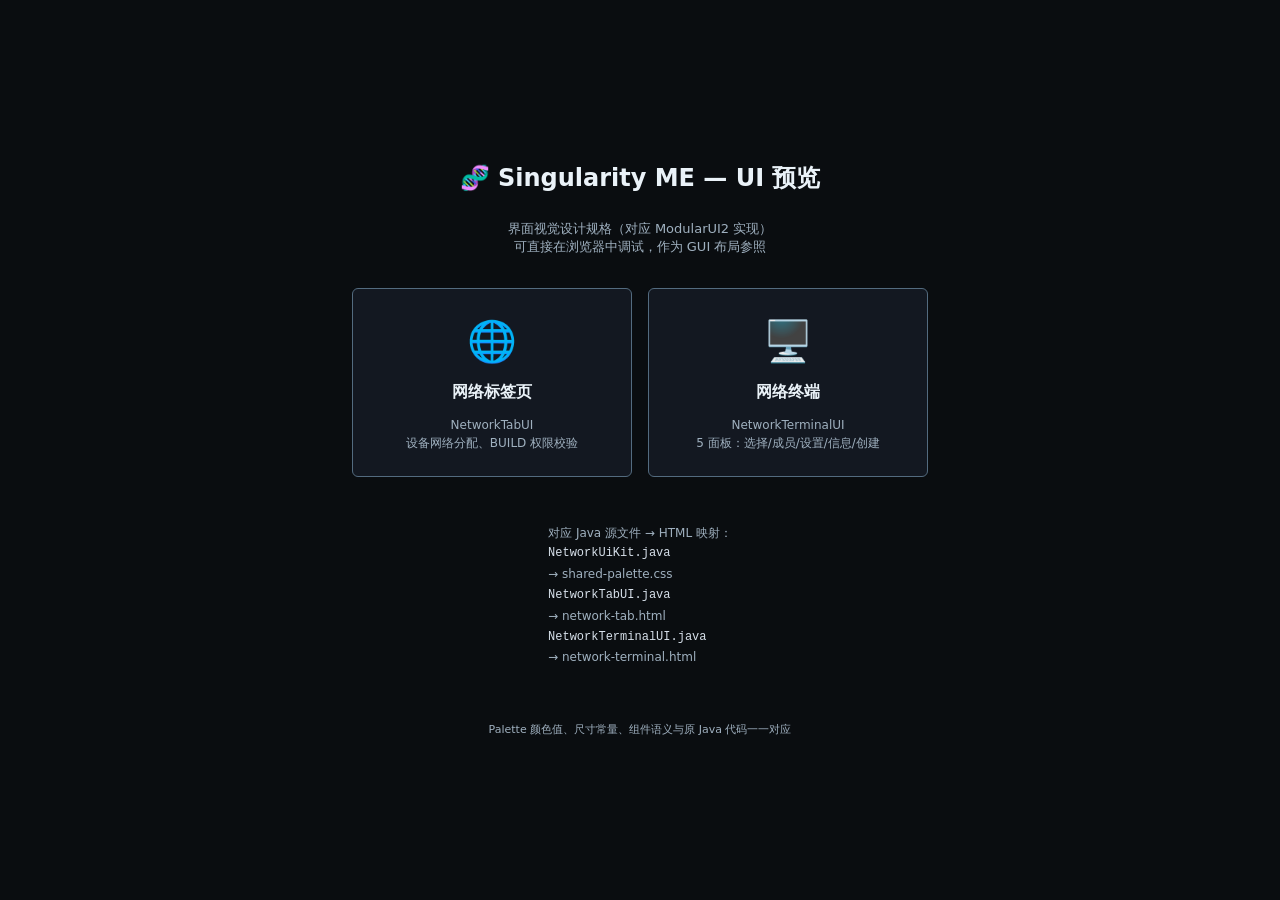
<file: docs/html-reference/index.html>
<!DOCTYPE html>
<html lang="zh-CN">
<head>
<meta charset="UTF-8">
<meta name="viewport" content="width=device-width, initial-scale=1.0">
<title>Singularity ME — UI 预览</title>
<link rel="stylesheet" href="shared-palette.css">
<style>
  .page {
    min-height: 100vh;
    display: flex; flex-direction: column;
    align-items: center; justify-content: center;
    gap: 24px;
    padding: 40px 20px;
  }
  h1 {
    color: var(--text-primary);
    font-size: 24px; font-weight: 700;
    text-align: center;
  }
  .subtitle {
    color: var(--text-muted);
    text-align: center;
    margin-bottom: 8px;
  }
  .cards {
    display: flex; gap: 16px;
    flex-wrap: wrap;
    justify-content: center;
  }
  .card {
    display: flex; flex-direction: column;
    align-items: center; gap: 12px;
    width: 280px;
    padding: 24px;
    background: rgba(20, 25, 35, 0.93);
    border: 1px solid var(--border-panel);
    border-radius: var(--radius-panel);
    text-decoration: none;
    transition: border-color 0.2s, transform 0.2s;
  }
  .card:hover {
    border-color: var(--btn-normal);
    transform: translateY(-2px);
  }
  .card .icon {
    font-size: 40px;
  }
  .card h2 {
    color: var(--text-primary);
    font-size: 16px; font-weight: 700;
  }
  .card p {
    color: var(--text-muted);
    font-size: 12px;
    text-align: center;
    line-height: 1.5;
  }
  .footer {
    margin-top: 32px;
    color: var(--text-muted);
    font-size: 11px;
  }
  .files {
    margin-top: 24px;
    display: flex; flex-direction: column;
    gap: 4px;
    font-size: 12px;
    color: var(--text-muted);
  }
  .files span { font-family: 'Consolas', 'Courier New', monospace; color: var(--text-secondary); }
</style>
</head>
<body>
<div class="page">
  <h1>🧬 Singularity ME — UI 预览</h1>
  <p class="subtitle">界面视觉设计规格（对应 ModularUI2 实现）<br>可直接在浏览器中调试，作为 GUI 布局参照</p>

  <div class="cards">
    <a class="card" href="network-tab.html">
      <span class="icon">🌐</span>
      <h2>网络标签页</h2>
      <p>NetworkTabUI<br>设备网络分配、BUILD 权限校验</p>
    </a>
    <a class="card" href="network-terminal.html">
      <span class="icon">🖥️</span>
      <h2>网络终端</h2>
      <p>NetworkTerminalUI<br>5 面板：选择/成员/设置/信息/创建</p>
    </a>
  </div>

  <div class="files">
    <p>对应 Java 源文件 → HTML 映射：</p>
    <span>NetworkUiKit.java</span> → shared-palette.css
    <span>NetworkTabUI.java</span> → network-tab.html
    <span>NetworkTerminalUI.java</span> → network-terminal.html
  </div>

  <p class="footer">
    Palette 颜色值、尺寸常量、组件语义与原 Java 代码一一对应
  </p>
</div>
</body>
</html>
</file>
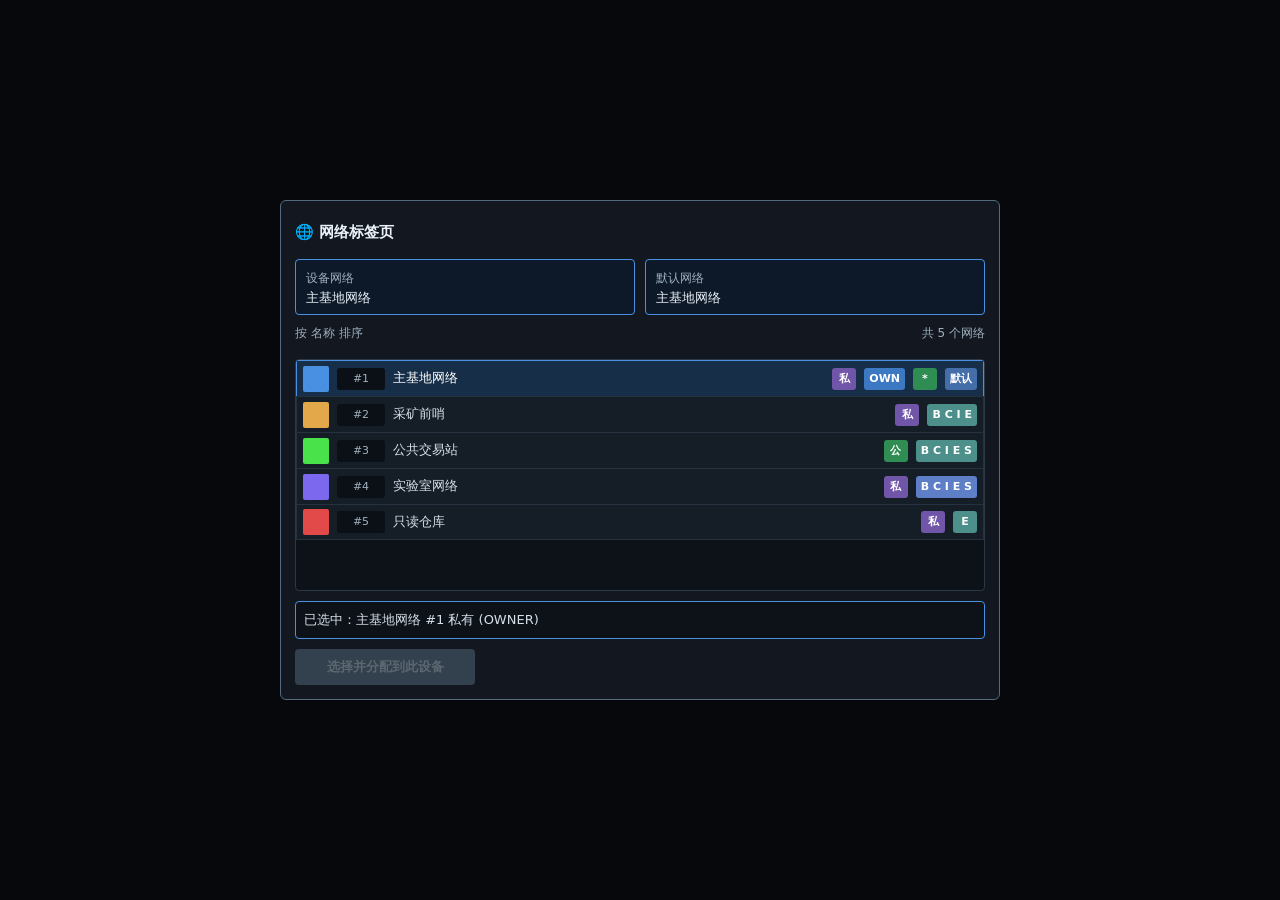
<file: docs/html-reference/network-tab.html>
<!DOCTYPE html>
<html lang="zh-CN">
<head>
<meta charset="UTF-8">
<meta name="viewport" content="width=device-width, initial-scale=1.0">
<title>网络标签页 — Singularity ME</title>
<link rel="stylesheet" href="shared-palette.css">
<style>
  /* ── 页面容器 ── */
  .overlay {
    position: fixed; inset: 0;
    display: flex; align-items: center; justify-content: center;
    background: rgba(5, 7, 11, 0.67); /* BG_OVERLAY */
  }

  .panel {
    width: min(90vw, 720px);
    height: min(90vh, 500px);
    display: flex; flex-direction: column;
    gap: var(--gap-lg);
    padding: var(--pad-xl);
    background: rgba(20, 25, 35, 0.93); /* BG_PANEL */
    border: 1px solid var(--border-panel);
    border-radius: var(--radius-panel);
    overflow: hidden;
  }

  /* ── 标题行 ── */
  .title-row {
    display: flex; align-items: center;
    height: 34px; flex-shrink: 0;
  }
  .title-row h1 {
    flex: 1; min-width: 0;
    color: var(--text-primary);
    font-size: 15px; font-weight: 700;
    white-space: nowrap; overflow: hidden; text-overflow: ellipsis;
  }

  /* ── 摘要区 ── */
  .summary-row {
    display: flex; gap: var(--gap-lg);
    height: 56px; flex-shrink: 0;
  }
  .summary-box {
    flex: 1; min-width: 0;
    padding: var(--gap-lg);
    border: 1px solid;
    border-radius: var(--radius-row);
    display: flex; flex-direction: column; gap: 2px;
  }
  .summary-box .label { color: var(--text-muted); font-size: 12px; }
  .summary-box .value {
    color: var(--text-primary);
    white-space: nowrap; overflow: hidden; text-overflow: ellipsis;
  }

  /* ── 列表头 ── */
  .list-header {
    display: flex; justify-content: space-between;
    height: 24px; flex-shrink: 0;
    color: var(--text-muted); font-size: 12px;
  }

  /* ── 网络列表 ── */
  .network-list {
    flex: 1 1 0; min-height: 72px;
    overflow-y: auto; overflow-x: hidden;
    background: var(--bg-list);
    border: 1px solid var(--border-list);
    border-radius: var(--radius-row);
  }
  .network-list .empty {
    padding: var(--gap-lg);
    color: var(--text-empty);
    text-align: center;
  }

  /* ── 网络行 ── */
  .network-row {
    display: flex; align-items: center;
    height: var(--row-h);
    padding: 0 var(--pad-sm);
    gap: var(--gap-md);
    border: 1px solid var(--border-row);
    cursor: pointer;
    transition: background 0.12s, border-color 0.12s;
  }
  .network-row:not(:last-child) { border-bottom: none; }
  .network-row:hover { filter: brightness(1.1); }
  .network-row .name {
    flex: 1; min-width: 0;
    white-space: nowrap; overflow: hidden; text-overflow: ellipsis;
  }

  /* ── 选中栏 ── */
  .selected-bar {
    display: flex; align-items: center;
    height: 38px; flex-shrink: 0;
    padding: 0 var(--pad-md); gap: var(--gap-md);
    background: var(--bg-list);
    border: 1px solid var(--border-list);
    border-radius: var(--radius-row);
  }
  .selected-bar .text {
    flex: 1; min-width: 0;
    color: var(--text-secondary);
    white-space: nowrap; overflow: hidden; text-overflow: ellipsis;
  }

  /* ── 底部操作区 ── */
  .bottom {
    display: flex; flex-direction: column;
    gap: var(--gap-md); flex-shrink: 0;
  }
  .action-row {
    display: flex; align-items: center;
    gap: var(--gap-sm); flex-wrap: wrap; flex-shrink: 0;
  }
  .action-row input { flex: 1; min-width: 120px; }

  /* ── 按钮尺寸变体 ── */
  .btn-sm  { width: 110px; }
  .btn-md  { width: 180px; }
</style>
</head>
<body>

<div class="overlay">
  <div class="panel">

    <!-- 标题行 -->
    <div class="title-row">
      <h1>🌐 网络标签页</h1>
    </div>

    <!-- 摘要区 -->
    <div class="summary-row">
      <div class="summary-box" id="summaryDevice" style="background:rgba(119,119,119,0.18); border-color:#777;">
        <span class="label">设备网络</span>
        <span class="value">-</span>
      </div>
      <div class="summary-box" id="summaryDefault" style="background:rgba(119,119,119,0.18); border-color:#777;">
        <span class="label">默认网络</span>
        <span class="value">-</span>
      </div>
    </div>

    <!-- 列表头 -->
    <div class="list-header">
      <span>按 名称 排序</span>
      <span id="totalCount">共 0 个网络</span>
    </div>

    <!-- 网络列表 -->
    <div class="network-list" id="networkList">
      <div class="empty">暂无可用网络</div>
    </div>

    <!-- 选中栏 -->
    <div class="selected-bar" id="selectedBar">
      <span class="text">未选中任何网络</span>
    </div>

    <!-- 底部操作区 -->
    <div class="bottom" id="bottomArea">
      <!-- 默认显示选择按钮 -->
      <div class="action-row">
        <button class="btn btn-md" id="selectBtn" disabled>选择并分配到此设备</button>
      </div>
    </div>

  </div>
</div>

<script>
// ============================================================
// 模拟数据 — 对应 PacketNetworkTabData.NetworkEntry
// ============================================================
const MOCK_NETWORKS = [
  { networkID: 0,  name: "未分配",   color: 0x777777, security:"PUBLIC",  access:"NONE",     permissions:"-",         canBuild:true,  ownerName:"-",       isOwner:false },
  { networkID: 1,  name: "主基地网络", color: 0x4A90E2, security:"PRIVATE", access:"OWNER",    permissions:"OWNER",     canBuild:true,  ownerName:"PlayerX", isOwner:true },
  { networkID: 2,  name: "采矿前哨",  color: 0xE2A84A, security:"PRIVATE", access:"MEMBER",   permissions:"B C I E",   canBuild:true,  ownerName:"Steve",   isOwner:false },
  { networkID: 3,  name: "公共交易站", color: 0x4AE24A, security:"PUBLIC",  access:"MEMBER",   permissions:"B C I E S", canBuild:true,  ownerName:"Alex",    isOwner:false },
  { networkID: 4,  name: "实验室网络", color: 0x7B68EE, security:"PRIVATE", access:"SECURITY", permissions:"B C I E S", canBuild:true,  ownerName:"Notch",   isOwner:false },
  { networkID: 5,  name: "只读仓库",   color: 0xE24A4A, security:"PRIVATE", access:"MEMBER",   permissions:"E",         canBuild:false, ownerName:"Builder", isOwner:false },
];

const DEVICE_NETWORK_ID = 1;   // 设备当前网络
const DEFAULT_NETWORK_ID = 1;  // 玩家默认网络

let selectedNetworkID = DEVICE_NETWORK_ID;

// ── 安全级别映射 (对应 SecurityLevel) ──
const SECURITY = {
  PUBLIC:    { name:"公开",     short:"公", color:"var(--security-public)" },
  PRIVATE:   { name:"私有",     short:"私", color:"var(--security-private)" },
};

// ── 权限摘要映射 (B/C/I/E/S 来自 AE2 SecurityPermissions) ──
const ACCESS = {
  OWNER:    { name:"拥有者", short:"OWN", color:"var(--access-owner)" },
  SECURITY: { name:"安全",   short:"S",   color:"var(--access-admin)" },
  MEMBER:   { name:"成员",   short:"B/C", color:"var(--access-member)" },
  NONE:     { name:"无权限", short:"-",   color:"var(--access-none)" },
};

// ── 工具函数 ──
function entryColor(entry) {
  return entry.networkID === 0 ? 'var(--color-unassigned)' : '#' + (entry.color & 0xFFFFFF).toString(16).padStart(6,'0');
}
function darken(hex, factor) {
  const r = Math.floor(parseInt(hex.slice(1,3),16) * factor);
  const g = Math.floor(parseInt(hex.slice(3,5),16) * factor);
  const b = Math.floor(parseInt(hex.slice(5,7),16) * factor);
  return '#' + [r,g,b].map(v => Math.max(0,Math.min(255,v)).toString(16).padStart(2,'0')).join('');
}
function securityInfo(entry) { return SECURITY[entry.security] || SECURITY.PUBLIC; }
function accessInfo(entry)   { return ACCESS[entry.access] || ACCESS.NONE; }
function canAccess(entry) {
  if (entry.access !== 'NONE') return true;
  return entry.security === 'PUBLIC';
}

// ── 渲染 ──
function entryById(id) { return MOCK_NETWORKS.find(e => e.networkID === id); }
function selectedEntry() { return entryById(selectedNetworkID); }

function render() {
  renderSummary();
  renderList();
  renderSelectedBar();
  renderBottom();
}

// 摘要区
function renderSummary() {
  const dev = entryById(DEVICE_NETWORK_ID);
  const def = entryById(DEFAULT_NETWORK_ID);
  setSummaryBox('summaryDevice', '设备网络',
    dev ? (dev.networkID === 0 ? '默认' : dev.name) : '-',
    dev ? entryColor(dev) : 'var(--color-unassigned)');
  setSummaryBox('summaryDefault', '默认网络',
    def ? (def.networkID === 0 ? '默认' : def.name) : '-',
    def ? entryColor(def) : 'var(--color-unassigned)');
}

function setSummaryBox(id, label, value, color) {
  const box = document.getElementById(id);
  box.querySelector('.label').textContent = label;
  box.querySelector('.value').textContent = value;
  box.style.backgroundColor = darken(color, 0.18);
  box.style.borderColor = color;
}

// 列表
function renderList() {
  const list = document.getElementById('networkList');
  list.innerHTML = '';
  const visible = MOCK_NETWORKS.filter(e => e.networkID !== 0);
  document.getElementById('totalCount').textContent = `共 ${visible.length} 个网络`;

  if (visible.length === 0) {
    list.innerHTML = '<div class="empty">暂无可用网络</div>';
    return;
  }

  visible.forEach(entry => {
    const row = document.createElement('div');
    row.className = 'network-row';
    const selected = entry.networkID === selectedNetworkID;
    const color = entryColor(entry);
    const isCurrent = entry.networkID === DEVICE_NETWORK_ID;
    const isDefault = entry.networkID === DEFAULT_NETWORK_ID;

    row.style.backgroundColor = selected ? darken(color, 0.32) : 'var(--bg-row)';
    row.style.borderColor = selected ? color : 'var(--border-row)';

    row.addEventListener('click', () => {
      selectedNetworkID = entry.networkID;
      render();
    });

    // 色块
    const swatch = document.createElement('span');
    swatch.className = 'swatch';
    swatch.style.backgroundColor = color;
    row.appendChild(swatch);

    // ID 胶囊
    const pill = document.createElement('span');
    pill.className = 'id-pill';
    pill.textContent = '#' + entry.networkID;
    row.appendChild(pill);

    // 名称
    const name = document.createElement('span');
    name.className = 'name';
    name.textContent = entry.name;
    name.style.color = selected ? '#FFF' : 'var(--text-secondary)';
    row.appendChild(name);

    // 安全级别徽章
    const sec = securityInfo(entry);
    const secBadge = document.createElement('span');
    secBadge.className = 'badge';
    secBadge.textContent = sec.short;
    secBadge.style.backgroundColor = sec.color;
    row.appendChild(secBadge);

    // 访问级别徽章
    const acc = accessInfo(entry);
    const accBadge = document.createElement('span');
    accBadge.className = 'badge';
    accBadge.textContent = entry.isOwner ? acc.short : entry.permissions;
    accBadge.style.backgroundColor = acc.color;
    row.appendChild(accBadge);

    // 当前网络标记 *
    if (isCurrent) {
      const star = document.createElement('span');
      star.className = 'badge';
      star.textContent = '*';
      star.style.backgroundColor = 'var(--badge-current)';
      row.appendChild(star);
    }

    // 默认网络标记
    if (isDefault) {
      const d = document.createElement('span');
      d.className = 'badge';
      d.textContent = '默认';
      d.style.backgroundColor = 'var(--badge-default)';
      row.appendChild(d);
    }

    list.appendChild(row);
  });
}

// 选中栏
function renderSelectedBar() {
  const bar = document.getElementById('selectedBar');
  const sel = selectedEntry();
  const color = sel ? entryColor(sel) : 'var(--border-list)';
  bar.style.borderColor = color;
  bar.querySelector('.text').textContent = sel
    ? `已选中：${sel.name}  #${sel.networkID}  ${securityInfo(sel).name}  (${sel.permissions})`
    : '未选中任何网络';
}

// 底部操作区
function renderBottom() {
  const bottom = document.getElementById('bottomArea');
  const sel = selectedEntry();
  const canAssign = sel && sel.networkID !== DEVICE_NETWORK_ID
    && canAccess(sel)
    && sel.canBuild;

  bottom.innerHTML = `
    <div class="action-row">
      <button class="btn btn-md" id="selectBtn">选择并分配到此设备</button>
    </div>
  `;
  const selectBtn = document.getElementById('selectBtn');
  selectBtn.disabled = !canAssign;
  selectBtn.addEventListener('click', () => {
    if (!sel || !canAssign) return;
    alert(`[模拟] 将设备网络设置为 #${sel.networkID} "${sel.name}"`);
  });
}

// ── 初始化 ──
render();
</script>

</body>
</html>
</file>
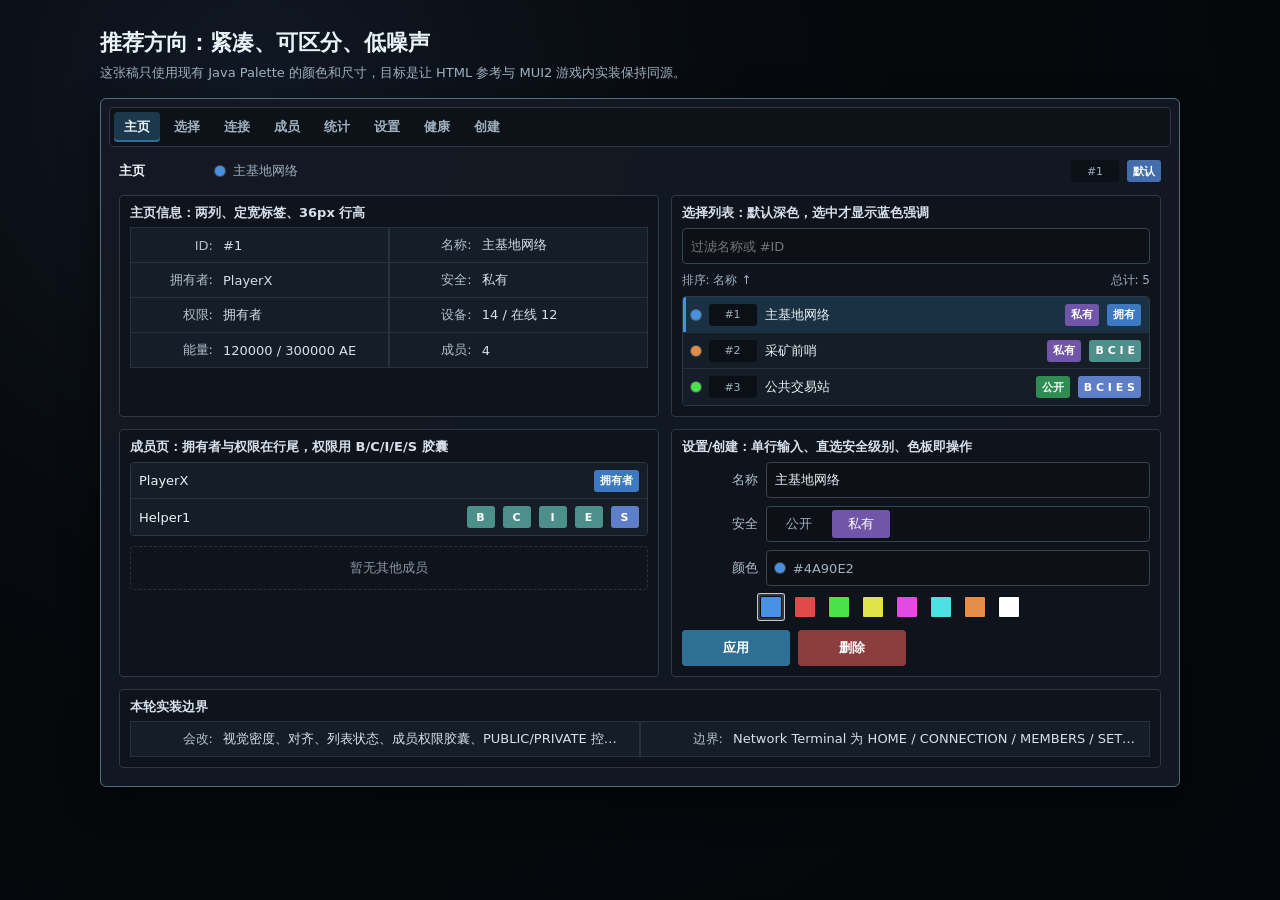
<file: docs/html-reference/network-terminal.html>
<!DOCTYPE html>
<html lang="zh-CN">
<head>
<meta charset="UTF-8">
<meta name="viewport" content="width=device-width, initial-scale=1.0">
<title>Singularity ME 网络终端 UI 方向</title>
<style>
:root {
  --bg-panel: #141923;
  --bg-list: #0D1219;
  --bg-row: #151D27;
  --bg-row-hover: #1B2836;
  --bg-input: #0D1117;
  --bg-id-pill: #0B1016;
  --border-panel: #536B7F;
  --border-list: #2C3846;
  --border-row: #263240;
  --border-input: #354451;
  --text-primary: #EAF2F8;
  --text-secondary: #D7E0EA;
  --text-muted: #9FB0BF;
  --text-empty: #8996A3;
  --text-label: #AFC0CC;
  --btn-normal: #2F6F95;
  --btn-active: #255878;
  --btn-danger: #8C3D3D;
  --security-public: #2F8C52;
  --security-private: #7055A8;
  --access-owner: #3D78C2;
  --access-admin: #5E7FC7;
  --access-member: #4D8F8A;
  --badge-default: #446EAA;
  --row-h: 36px;
  --text-row-h: 24px;
  --radius-panel: 6px;
  --radius-row: 4px;
  --radius-badge: 3px;
}
* { box-sizing: border-box; }
body {
  margin: 0;
  min-height: 100vh;
  background: radial-gradient(circle at 20% 10%, #223046 0, #0A0D10 38%, #05070B 100%);
  color: var(--text-primary);
  font-family: "Segoe UI", system-ui, sans-serif;
  font-size: 13px;
}
.page {
  min-height: 100vh;
  padding: 28px;
  background: rgba(5, 7, 11, 0.58);
}
.title {
  max-width: 1080px;
  margin: 0 auto 16px;
}
h1 {
  margin: 0 0 6px;
  font-size: 22px;
  font-weight: 700;
  letter-spacing: 0;
}
.subtitle {
  margin: 0;
  color: var(--text-muted);
}
.frame {
  width: min(1080px, calc(100vw - 56px));
  min-height: 660px;
  margin: 0 auto;
  display: grid;
  grid-template-rows: auto auto 1fr;
  background: rgba(20, 25, 35, 0.94);
  border: 1px solid var(--border-panel);
  border-radius: var(--radius-panel);
  box-shadow: 0 14px 38px rgba(0, 0, 0, 0.48);
  overflow: hidden;
}
.nav {
  display: flex;
  gap: 4px;
  align-items: center;
  margin: 8px;
  padding: 4px;
  background: var(--bg-list);
  border: 1px solid var(--border-list);
  border-radius: var(--radius-row);
}
.nav button {
  height: 30px;
  padding: 0 10px;
  border: 0;
  border-radius: var(--radius-row);
  background: transparent;
  color: var(--text-muted);
  font: inherit;
  font-weight: 600;
}
.nav button.active {
  background: rgba(47, 111, 149, 0.42);
  color: var(--text-primary);
  box-shadow: inset 0 -2px 0 var(--btn-normal);
}
.crumb {
  display: flex;
  align-items: center;
  gap: 8px;
  height: 32px;
  padding: 0 18px;
  color: var(--text-muted);
}
.crumb strong {
  min-width: 88px;
  color: var(--text-primary);
}
.dot {
  width: 10px;
  height: 10px;
  border-radius: 50%;
  background: #4A90E2;
  box-shadow: 0 0 0 1px rgba(255, 255, 255, 0.22);
}
.pill,
.badge {
  display: inline-flex;
  align-items: center;
  justify-content: center;
  height: 22px;
  min-width: 28px;
  padding: 0 6px;
  border-radius: var(--radius-badge);
  color: #fff;
  font-size: 11px;
  font-weight: 600;
}
.pill {
  width: 48px;
  background: var(--bg-id-pill);
  color: var(--text-muted);
  font-weight: 500;
}
.content {
  display: grid;
  grid-template-columns: 1.1fr 1fr;
  gap: 12px;
  padding: 8px 18px 18px;
  min-height: 0;
}
.panel {
  min-width: 0;
  background: rgba(13, 18, 25, 0.62);
  border: 1px solid var(--border-list);
  border-radius: var(--radius-row);
  overflow: hidden;
}
.panel h2 {
  height: 32px;
  margin: 0;
  padding: 8px 10px 0;
  color: var(--text-secondary);
  font-size: 13px;
  font-weight: 700;
}
.home-grid {
  display: grid;
  grid-template-columns: 1fr 1fr;
  gap: 0;
  padding: 0 10px 10px;
}
.info-row {
  display: grid;
  grid-template-columns: 82px 1fr;
  align-items: center;
  height: var(--row-h);
  padding: 0 10px;
  background: var(--bg-row);
  border: 1px solid var(--border-row);
  margin-top: -1px;
  min-width: 0;
}
.info-row label {
  color: var(--text-label);
  text-align: right;
  padding-right: 10px;
}
.info-row span {
  color: var(--text-secondary);
  white-space: nowrap;
  overflow: hidden;
  text-overflow: ellipsis;
}
.toolbar {
  display: flex;
  align-items: center;
  gap: 8px;
  padding: 0 10px 8px;
}
.field {
  display: grid;
  grid-template-columns: 76px 1fr;
  align-items: center;
  gap: 8px;
  min-height: var(--row-h);
  padding: 0 10px 8px;
}
.field label {
  color: var(--text-label);
  text-align: right;
}
input,
.readonly {
  width: 100%;
  height: var(--row-h);
  border: 1px solid var(--border-input);
  border-radius: var(--radius-row);
  background: var(--bg-input);
  color: var(--text-primary);
  padding: 0 8px;
  font: inherit;
}
.readonly {
  display: flex;
  align-items: center;
  color: var(--text-muted);
}
.list {
  margin: 0 10px 10px;
  background: var(--bg-list);
  border: 1px solid var(--border-list);
  border-radius: var(--radius-row);
  overflow: hidden;
}
.row {
  display: flex;
  align-items: center;
  gap: 8px;
  height: var(--row-h);
  padding: 0 8px;
  background: var(--bg-row);
  border-bottom: 1px solid var(--border-row);
}
.row:last-child { border-bottom: 0; }
.row.selected {
  background: #1A3143;
  box-shadow: inset 3px 0 0 #4A90E2;
}
.name {
  flex: 1;
  min-width: 0;
  white-space: nowrap;
  overflow: hidden;
  text-overflow: ellipsis;
}
.meta {
  display: flex;
  justify-content: space-between;
  height: 24px;
  padding: 0 10px;
  color: var(--text-muted);
  font-size: 12px;
}
.actions {
  display: flex;
  flex-wrap: wrap;
  gap: 8px;
  padding: 0 10px 10px;
}
.btn {
  height: var(--row-h);
  min-width: 108px;
  padding: 0 12px;
  border: 0;
  border-radius: var(--radius-row);
  background: var(--btn-normal);
  color: #fff;
  font: inherit;
  font-weight: 700;
}
.btn.danger { background: var(--btn-danger); }
.segments {
  display: flex;
  gap: 4px;
  height: var(--row-h);
  padding: 3px;
  background: var(--bg-input);
  border: 1px solid var(--border-input);
  border-radius: var(--radius-row);
}
.seg {
  display: flex;
  align-items: center;
  justify-content: center;
  min-width: 58px;
  padding: 0 8px;
  border-radius: var(--radius-badge);
  color: var(--text-muted);
}
.seg.active {
  color: #fff;
  background: var(--security-private);
}
.swatches {
  display: flex;
  align-items: center;
  gap: 8px;
  min-height: var(--row-h);
  padding: 0 10px 10px 86px;
}
.swatch {
  width: 26px;
  height: 26px;
  display: inline-flex;
  align-items: center;
  justify-content: center;
  border-radius: 2px;
}
.swatch.active {
  background: rgba(234, 242, 248, 0.16);
  box-shadow: 0 0 0 1px rgba(234, 242, 248, 0.82);
}
.swatch-core {
  width: 22px;
  height: 22px;
  border-radius: 2px;
  border: 1px solid #0A0D10;
}
.empty {
  height: 44px;
  display: flex;
  align-items: center;
  justify-content: center;
  margin: 0 10px 10px;
  color: var(--text-empty);
  border: 1px dashed var(--border-row);
  border-radius: var(--radius-row);
}
.wide { grid-column: 1 / -1; }
@media (max-width: 820px) {
  .content { grid-template-columns: 1fr; }
  .home-grid { grid-template-columns: 1fr; }
}
</style>
</head>
<body>
<main class="page">
  <section class="title">
    <h1>推荐方向：紧凑、可区分、低噪声</h1>
    <p class="subtitle">这张稿只使用现有 Java Palette 的颜色和尺寸，目标是让 HTML 参考与 MUI2 游戏内实装保持同源。</p>
  </section>

  <section class="frame">
    <nav class="nav">
      <button class="active">主页</button>
      <button>选择</button>
      <button>连接</button>
      <button>成员</button>
      <button>统计</button>
      <button>设置</button>
      <button>健康</button>
      <button>创建</button>
    </nav>
    <div class="crumb">
      <strong>主页</strong>
      <span class="dot"></span>
      <span class="name">主基地网络</span>
      <span class="pill">#1</span>
      <span class="badge" style="background: var(--badge-default)">默认</span>
    </div>

    <div class="content">
      <section class="panel">
        <h2>主页信息：两列、定宽标签、36px 行高</h2>
        <div class="home-grid">
          <div class="info-row"><label>ID:</label><span>#1</span></div>
          <div class="info-row"><label>名称:</label><span>主基地网络</span></div>
          <div class="info-row"><label>拥有者:</label><span>PlayerX</span></div>
          <div class="info-row"><label>安全:</label><span>私有</span></div>
          <div class="info-row"><label>权限:</label><span>拥有者</span></div>
          <div class="info-row"><label>设备:</label><span>14 / 在线 12</span></div>
          <div class="info-row"><label>能量:</label><span>120000 / 300000 AE</span></div>
          <div class="info-row"><label>成员:</label><span>4</span></div>
        </div>
      </section>

      <section class="panel">
        <h2>选择列表：默认深色，选中才显示蓝色强调</h2>
        <div class="toolbar">
          <input value="" placeholder="过滤名称或 #ID">
        </div>
        <div class="meta"><span>排序: 名称 ↑</span><span>总计: 5</span></div>
        <div class="list">
          <div class="row selected"><span class="dot"></span><span class="pill">#1</span><span class="name">主基地网络</span><span class="badge" style="background: var(--security-private)">私有</span><span class="badge" style="background: var(--access-owner)">拥有</span></div>
          <div class="row"><span class="dot" style="background:#E28E4A"></span><span class="pill">#2</span><span class="name">采矿前哨</span><span class="badge" style="background: var(--security-private)">私有</span><span class="badge" style="background: var(--access-member)">B C I E</span></div>
          <div class="row"><span class="dot" style="background:#4AE24A"></span><span class="pill">#3</span><span class="name">公共交易站</span><span class="badge" style="background: var(--security-public)">公开</span><span class="badge" style="background: var(--access-admin)">B C I E S</span></div>
        </div>
      </section>

      <section class="panel">
        <h2>成员页：拥有者与权限在行尾，权限用 B/C/I/E/S 胶囊</h2>
        <div class="list">
          <div class="row"><span class="name">PlayerX</span><span class="badge" style="background: var(--access-owner)">拥有者</span></div>
          <div class="row"><span class="name">Helper1</span><span class="badge" style="background: var(--access-member)">B</span><span class="badge" style="background: var(--access-member)">C</span><span class="badge" style="background: var(--access-member)">I</span><span class="badge" style="background: var(--access-member)">E</span><span class="badge" style="background: var(--access-admin)">S</span></div>
        </div>
        <div class="empty">暂无其他成员</div>
      </section>

      <section class="panel">
        <h2>设置/创建：单行输入、直选安全级别、色板即操作</h2>
        <div class="field"><label>名称</label><input value="主基地网络"></div>
        <div class="field"><label>安全</label><div class="segments"><span class="seg">公开</span><span class="seg active">私有</span></div></div>
        <div class="field"><label>颜色</label><div class="readonly"><span class="dot"></span>&nbsp; #4A90E2</div></div>
        <div class="swatches">
          <span class="swatch active"><span class="swatch-core" style="background:#4A90E2"></span></span>
          <span class="swatch"><span class="swatch-core" style="background:#E24A4A"></span></span>
          <span class="swatch"><span class="swatch-core" style="background:#4AE24A"></span></span>
          <span class="swatch"><span class="swatch-core" style="background:#E2E24A"></span></span>
          <span class="swatch"><span class="swatch-core" style="background:#E24AE2"></span></span>
          <span class="swatch"><span class="swatch-core" style="background:#4AE2E2"></span></span>
          <span class="swatch"><span class="swatch-core" style="background:#E28E4A"></span></span>
          <span class="swatch"><span class="swatch-core" style="background:#FFFFFF"></span></span>
        </div>
        <div class="actions">
          <button class="btn">应用</button>
          <button class="btn danger">删除</button>
        </div>
      </section>

      <section class="panel wide">
        <h2>本轮实装边界</h2>
        <div class="home-grid">
          <div class="info-row"><label>会改:</label><span>视觉密度、对齐、列表状态、成员权限胶囊、PUBLIC/PRIVATE 控件、删除确认文案</span></div>
          <div class="info-row"><label>边界:</label><span>Network Terminal 为 HOME / CONNECTION / MEMBERS / SETTINGS / CREATE 五面板；密码加入流已移除</span></div>
        </div>
      </section>
    </div>
  </section>
</main>
</body>
</html>
</file>
<file: docs/html-reference/shared-palette.css>
/* ============================================================
   Singularity ME — 共享调色板 (提取自 NetworkUiKit.Palette)
   与 Java 源码中 Palette 常量一一对应
   ============================================================ */

:root {
  /* ── 背景色 ── */
  --bg-panel:         #141923;  /* 0xEE141923 → 不透明度 EE */
  --bg-list:          #0D1219;  /* 0xFF0D1219 */
  --bg-row:           #151D27;  /* 0xFF151D27 */
  --bg-input:         #0D1117;  /* 0xFF0D1117 */
  --bg-overlay:       #05070B;  /* 0xAA05070B → 不透明度 AA */
  --bg-id-pill:       #0B1016;  /* 0xFF0B1016 */

  /* ── 边框色 ── */
  --border-panel:      #536B7F;  /* 0xFF536B7F */
  --border-list:       #2C3846;  /* 0xFF2C3846 */
  --border-row:        #263240;  /* 0xFF263240 */
  --border-input:      #354451;  /* 0xFF354451 */
  --border-input-focus:#6AA1D2;  /* 0xFF6AA1D2 */
  --border-swatch:     #0A0D10;  /* 0xFF0A0D10 */

  /* ── 文字色 ── */
  --text-primary:      #EAF2F8;  /* 0xFFEAF2F8 */
  --text-secondary:    #D7E0EA;  /* 0xFFD7E0EA */
  --text-muted:        #9FB0BF;  /* 0xFF9FB0BF */
  --text-empty:        #8996A3;  /* 0xFF8996A3 */
  --text-label:        #AFC0CC;  /* 0xFFAFC0CC */
  --text-badge:        #FFFFFF;  /* 0xFFFFFFFF */
  --text-input:        #EAF2F8;  /* 0xFFEAF2F8 */
  --text-placeholder:  #748392;  /* 0xFF748392 */
  --text-disabled:     #5C6770;  /* 0xFF5C6770 */

  /* ── 按钮色 ── */
  --btn-normal:       #2F6F95;  /* 0xFF2F6F95 */
  --btn-active:       #255878;  /* 0xFF255878 */
  --btn-disabled:     #33414E;  /* 0xFF33414E */
  --btn-focus-border: #9ED0FF;  /* 0xFF9ED0FF */
  --btn-danger:       #8C3D3D;  /* 0xFF8C3D3D */
  --btn-danger-active:#6F3030;  /* 0xFF6F3030 */

  /* ── 安全级别色 ── */
  --security-public:   #2F8C52;  /* 0xFF2F8C52 */
  --security-private:  #7055A8;  /* 0xFF7055A8 */

  /* ── 访问级别色 ── */
  --access-owner:     #3D78C2;  /* 0xFF3D78C2 */
  --access-admin:     #5E7FC7;  /* 0xFF5E7FC7 */
  --access-member:    #4D8F8A;  /* 0xFF4D8F8A */
  --access-none:      #5D6875;  /* 0xFF5D6875 */

  /* ── 标记色 ── */
  --badge-current:    #2F8C52;  /* * 当前网络 */
  --badge-default:    #446EAA;  /* D 默认网络 */
  --badge-inactive:   #5D6875;
  --color-unassigned: #777777;  /* 未分配 */

  /* ── 尺寸 ── */
  --row-h:              36px;
  --badge-h:            22px;
  --badge-min-w:        24px;
  --badge-padding-h:    5px;
  --radius-panel:       6px;
  --radius-row:         4px;
  --radius-badge:       3px;
  --radius-swatch:      2px;
  --id-pill-w:          48px;
  --id-pill-h:          22px;

  /* ── 间距 ── */
  --gap-sm:  6px;
  --gap-md:  8px;
  --gap-lg:  10px;
  --pad-sm:  6px;
  --pad-md:  8px;
  --pad-lg:  12px;
  --pad-xl:  14px;
}

/* ── 全局 Reset ── */
*, *::before, *::after {
  margin: 0;
  padding: 0;
  box-sizing: border-box;
}

body {
  background: #0A0D10;
  color: var(--text-primary);
  font-family: 'Segoe UI', system-ui, -apple-system, sans-serif;
  font-size: 13px;
  line-height: 1.4;
  min-height: 100vh;
  display: flex;
  align-items: center;
  justify-content: center;
}

/* ── 通用组件 ── */

/* 色块 (colorSwatch) */
.swatch {
  width: 26px;
  height: 26px;
  display: inline-flex;
  align-items: center;
  justify-content: center;
  flex-shrink: 0;
  border-radius: var(--radius-swatch);
  cursor: pointer;
  transition: background 0.15s, box-shadow 0.15s;
}
.swatch:hover { background: rgba(234, 242, 248, 0.08); }
.swatch.selected {
  background: rgba(234, 242, 248, 0.16);
  box-shadow: 0 0 0 1px rgba(234, 242, 248, 0.82);
}
.swatch-core {
  width: 22px;
  height: 22px;
  border: 1px solid var(--border-swatch);
  border-radius: var(--radius-swatch);
}

/* 状态圆点 (statusDotWidget) */
.status-dot {
  width: 10px;
  height: 10px;
  flex-shrink: 0;
  border-radius: 50%;
  border: 1px solid rgba(255, 255, 255, 0.25);
}

/* 徽章 (badge) */
.badge {
  display: inline-flex;
  align-items: center;
  justify-content: center;
  min-width: var(--badge-min-w);
  height: var(--badge-h);
  padding: 0 var(--badge-padding-h);
  border-radius: var(--radius-badge);
  color: var(--text-badge);
  font-size: 11px;
  font-weight: 600;
  flex-shrink: 0;
  white-space: nowrap;
}

/* ID 胶囊 (idPill) */
.id-pill {
  width: var(--id-pill-w);
  height: var(--id-pill-h);
  display: inline-flex;
  align-items: center;
  justify-content: center;
  background: var(--bg-id-pill);
  border-radius: var(--radius-badge);
  color: var(--text-muted);
  font-size: 11px;
  flex-shrink: 0;
}

/* 滚动条美化 */
::-webkit-scrollbar { width: 6px; }
::-webkit-scrollbar-track { background: transparent; }
::-webkit-scrollbar-thumb {
  background: #2C3846;
  border-radius: 3px;
}
::-webkit-scrollbar-thumb:hover { background: #3D4E60; }

/* 输入框 */
input[type="text"] {
  background: var(--bg-input);
  border: 1px solid var(--border-input);
  border-radius: var(--radius-row);
  color: var(--text-input);
  padding: 0 var(--pad-md);
  height: var(--row-h);
  font-size: 13px;
  outline: none;
  width: 100%;
}
input::placeholder { color: var(--text-placeholder); }
input:focus { border-color: var(--border-input-focus); }

/* 按钮 */
button, .btn {
  display: inline-flex;
  align-items: center;
  justify-content: center;
  height: var(--row-h);
  padding: 0 14px;
  background: var(--btn-normal);
  color: var(--text-badge);
  border: 1px solid transparent;
  border-radius: var(--radius-row);
  font-size: 13px;
  font-weight: 600;
  cursor: pointer;
  white-space: nowrap;
  transition: background 0.15s, border-color 0.15s;
  flex-shrink: 0;
}
button:hover, .btn:hover { background: var(--btn-active); }
button:disabled, .btn:disabled {
  background: var(--btn-disabled);
  color: var(--text-disabled);
  cursor: not-allowed;
}
button:focus-visible, .btn:focus-visible {
  border-color: var(--btn-focus-border);
  outline: none;
}
.btn-danger {
  background: var(--btn-danger);
}
.btn-danger:hover { background: var(--btn-danger-active); }

/* readOnly 字段 */
.readonly-field {
  flex: 1;
  height: var(--row-h);
  display: flex;
  align-items: center;
  padding: 0 var(--pad-md);
  background: var(--bg-input);
  border: 1px solid var(--border-input);
  border-radius: var(--radius-row);
  color: var(--text-muted);
  min-width: 0;
}
</file>
